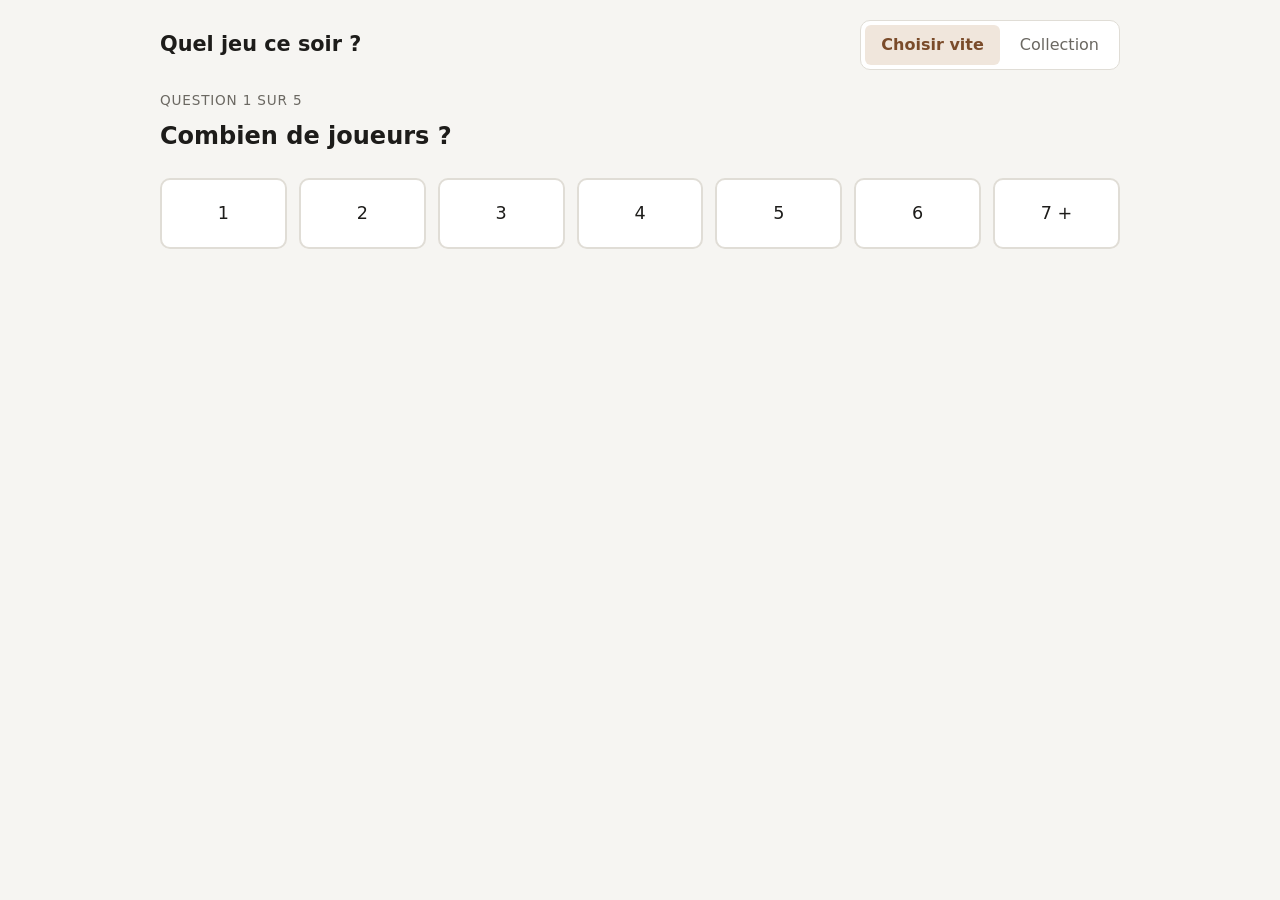
<file: index.html>
<!doctype html>
<html lang="fr">
  <head>
    <meta charset="utf-8" />
    <meta name="viewport" content="width=device-width, initial-scale=1" />
    <title>Quel jeu ce soir ?</title>
    <link rel="stylesheet" href="css/style.css" />
  </head>
  <body>
    <header class="entete">
      <h1>Quel jeu ce soir ?</h1>
      <nav class="onglets" role="tablist">
        <button type="button" role="tab" data-vue="assistant" aria-selected="true">Choisir vite</button>
        <button type="button" role="tab" data-vue="collection" aria-selected="false">Collection</button>
      </nav>
    </header>

    <main>
      <p class="erreur" data-erreur hidden></p>

      <section id="assistant" class="vue"></section>

      <section id="collection" class="vue" hidden>
        <form class="filtres" data-filtres>
          <label>
            Rechercher
            <input type="search" name="recherche" value="" placeholder="Nom du jeu" />
          </label>

          <label>
            Joueurs
            <select name="joueurs">
              <option value="">Tous</option>
              <option>1</option><option>2</option><option>3</option><option>4</option>
              <option>5</option><option>6</option><option>7</option><option>8</option>
            </select>
          </label>

          <label>
            Durée
            <select name="duree">
              <option value="">Toutes</option>
              <option value="30">30 min ou moins</option>
              <option value="60">1 h ou moins</option>
              <option value="90">1 h 30 ou moins</option>
              <option value="plus">Plus d’1 h 30</option>
            </select>
          </label>

          <label>
            Type
            <select name="type">
              <option value="">Tous</option>
              <option value="coop">Coopératif</option>
              <option value="competitif">Compétitif</option>
              <option value="semi-coop">Semi-coopératif</option>
              <option value="un-contre-tous">Un contre tous</option>
            </select>
          </label>

          <label>
            Complexité
            <select name="complexite">
              <option value="">Toutes</option>
              <option value="leger">Léger</option>
              <option value="moyen">Moyen</option>
              <option value="costaud">Costaud</option>
            </select>
          </label>

          <label>
            Tags
            <input
              type="text"
              name="tagSaisie"
              list="tags-collection"
              placeholder="Ajouter un tag"
              autocomplete="off"
            />
          </label>
          <datalist id="tags-collection" data-tags></datalist>

          <label>
            Trier par
            <select name="tri">
              <option value="nom">Nom</option>
              <option value="duree">Durée</option>
              <option value="complexite">Complexité</option>
              <option value="joueurs">Nombre de joueurs</option>
            </select>
          </label>

          <button type="reset" class="lien">Réinitialiser</button>
        </form>

        <div class="resultat-collection">
          <div class="filtres-actifs" data-actifs hidden></div>
          <p class="compteur" data-compteur></p>
          <div data-liste></div>
        </div>
      </section>
    </main>

    <script type="module">
      import { chargerJeux } from './js/data.js';
      import { initAssistant } from './js/assistant.js';
      import { initCollection } from './js/collection.js';

      // Les chemins d'image sont saisis à la main : une vignette cassée disparaît au lieu de s'afficher brisée.
      document.addEventListener(
        'error',
        (evenement) => {
          if (evenement.target.matches('img.vignette')) evenement.target.remove();
        },
        true,
      );

      const vues = document.querySelectorAll('.vue');
      const onglets = document.querySelectorAll('[data-vue]');
      onglets.forEach((onglet) => {
        onglet.addEventListener('click', () => {
          onglets.forEach((o) => o.setAttribute('aria-selected', String(o === onglet)));
          vues.forEach((vue) => {
            vue.hidden = vue.id !== onglet.dataset.vue;
          });
        });
      });

      try {
        const { jeux, invalides } = await chargerJeux();
        if (!jeux.length) throw new Error('la collection est vide');
        initAssistant(document.querySelector('#assistant'), jeux);
        initCollection(document.querySelector('#collection'), jeux);
        if (invalides.length) {
          const zone = document.querySelector('[data-erreur]');
          zone.textContent = `${invalides.length} fiche(s) mal renseignée(s) ont été ignorées (détail dans la console).`;
          zone.hidden = false;
        }
      } catch (erreur) {
        const zone = document.querySelector('[data-erreur]');
        zone.textContent = `Impossible de charger la collection : ${erreur.message}`;
        zone.hidden = false;
        document.querySelector('#assistant').hidden = true;
      }
    </script>
  </body>
</html>
</file>
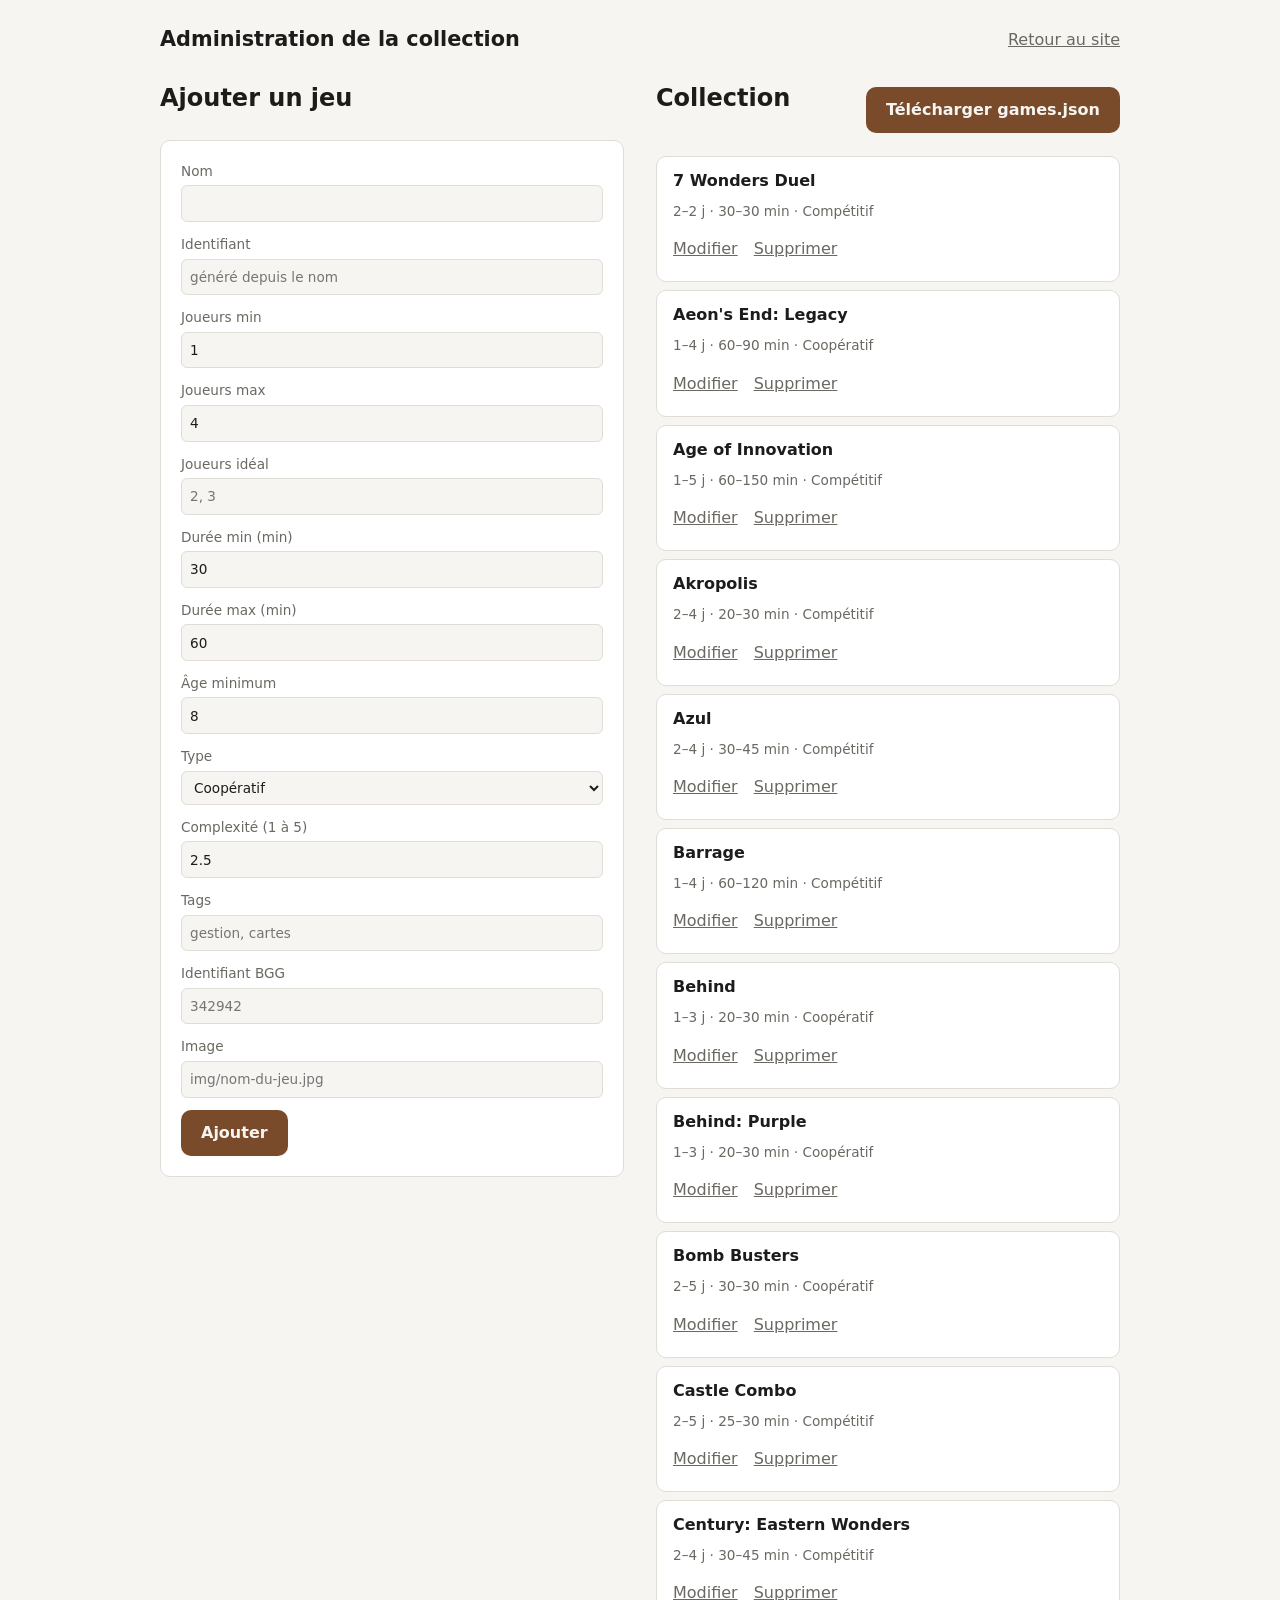
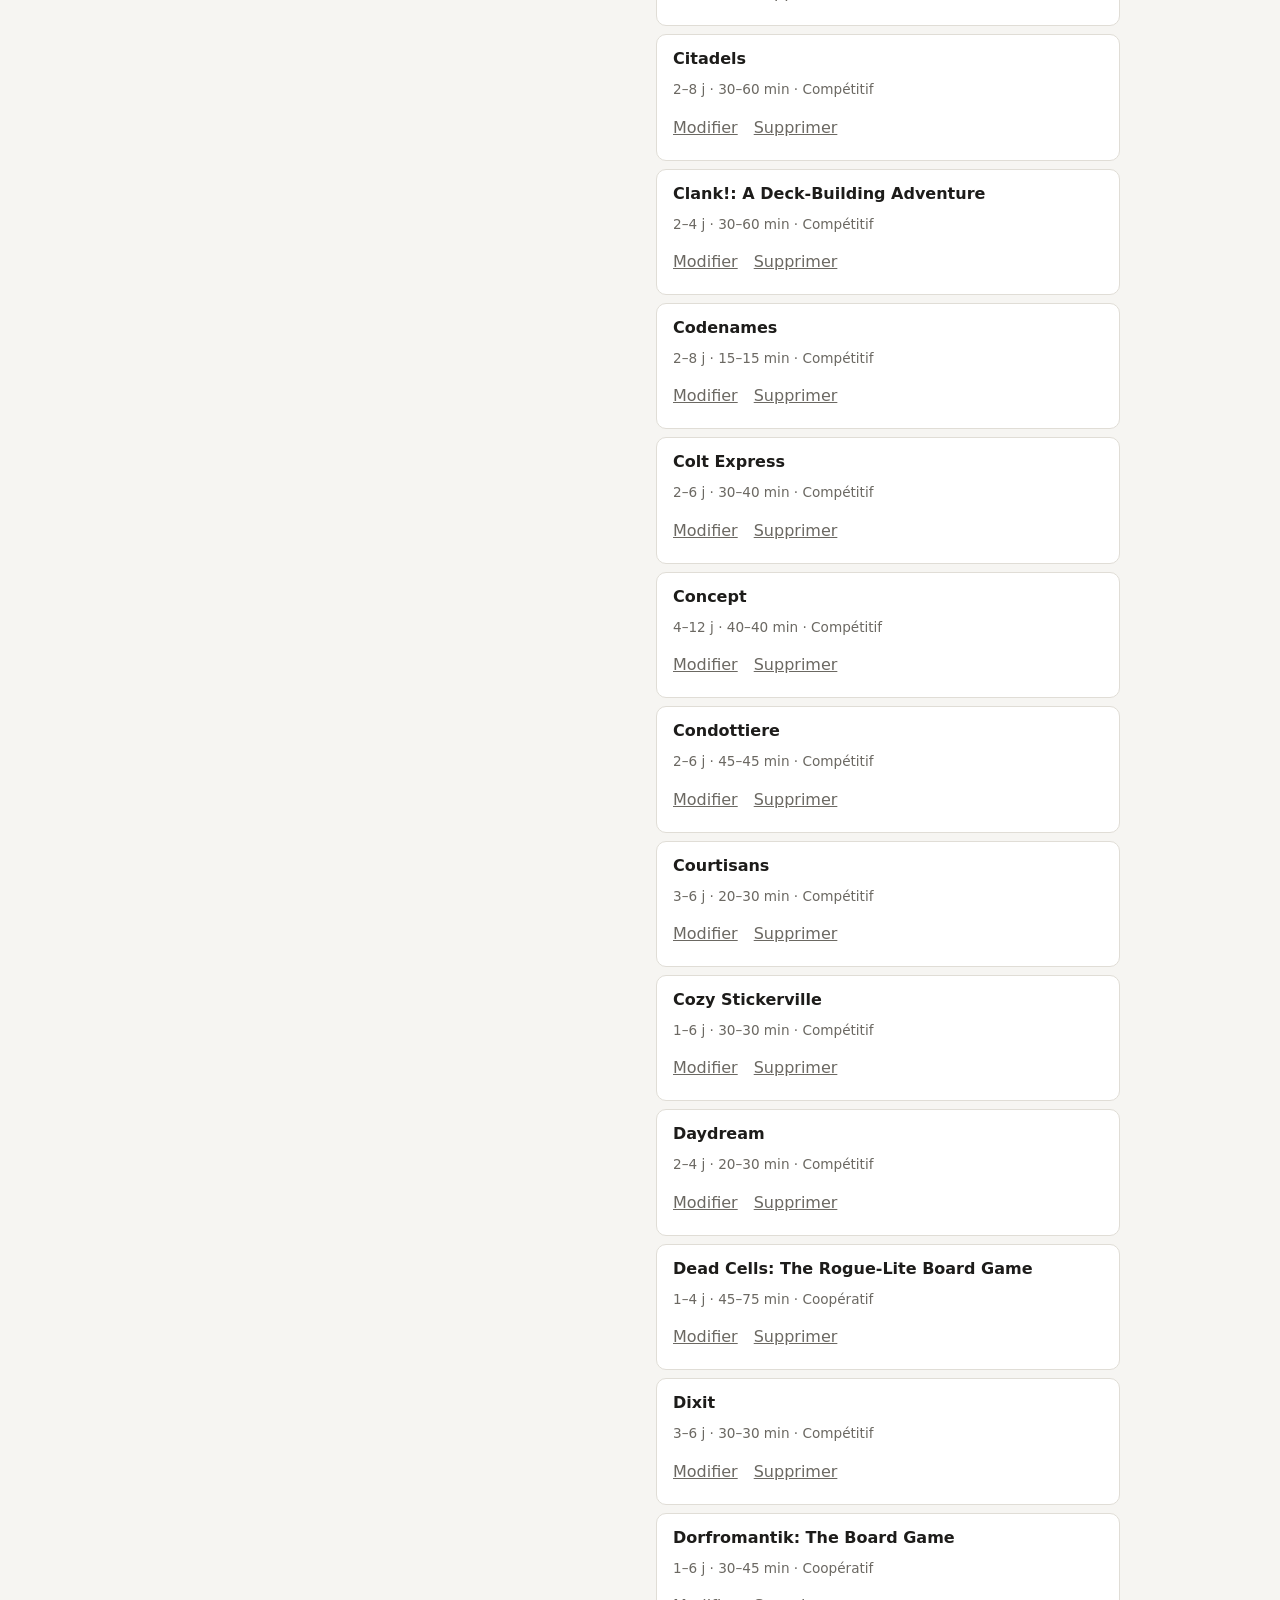
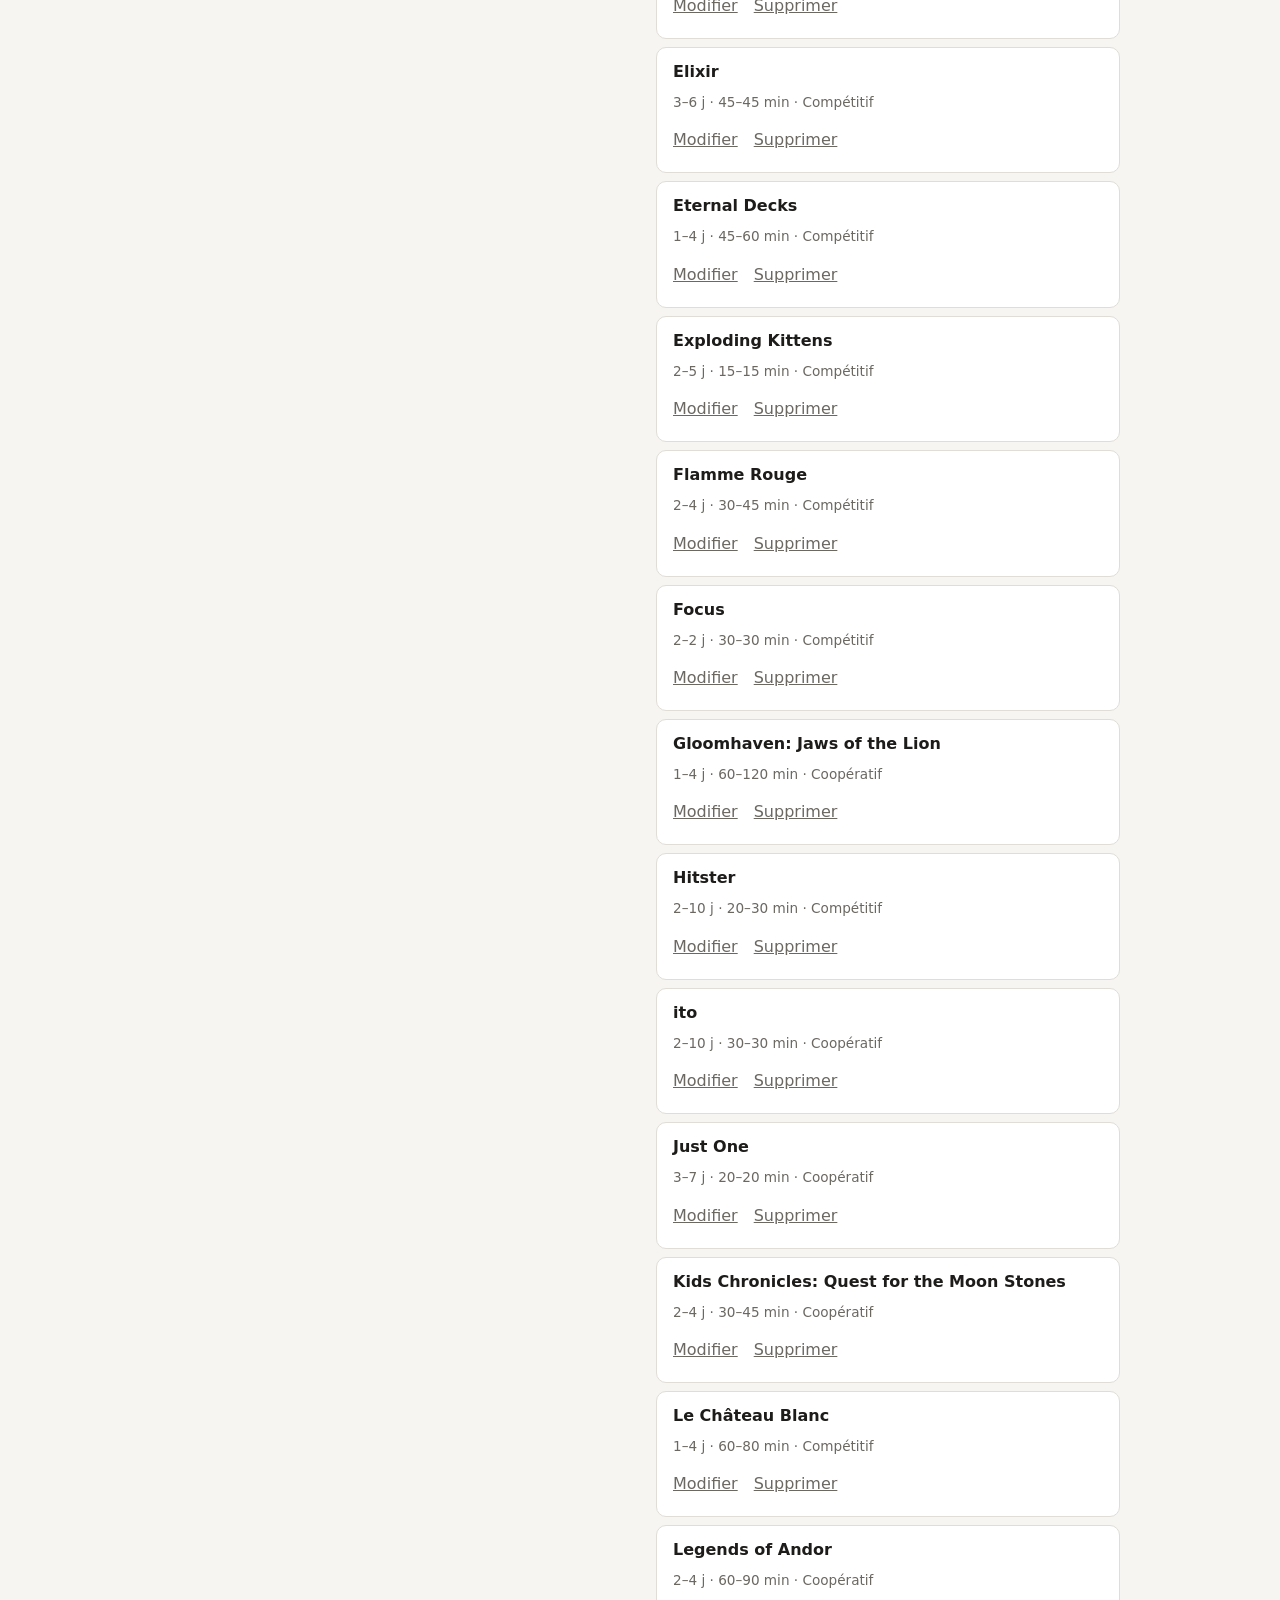
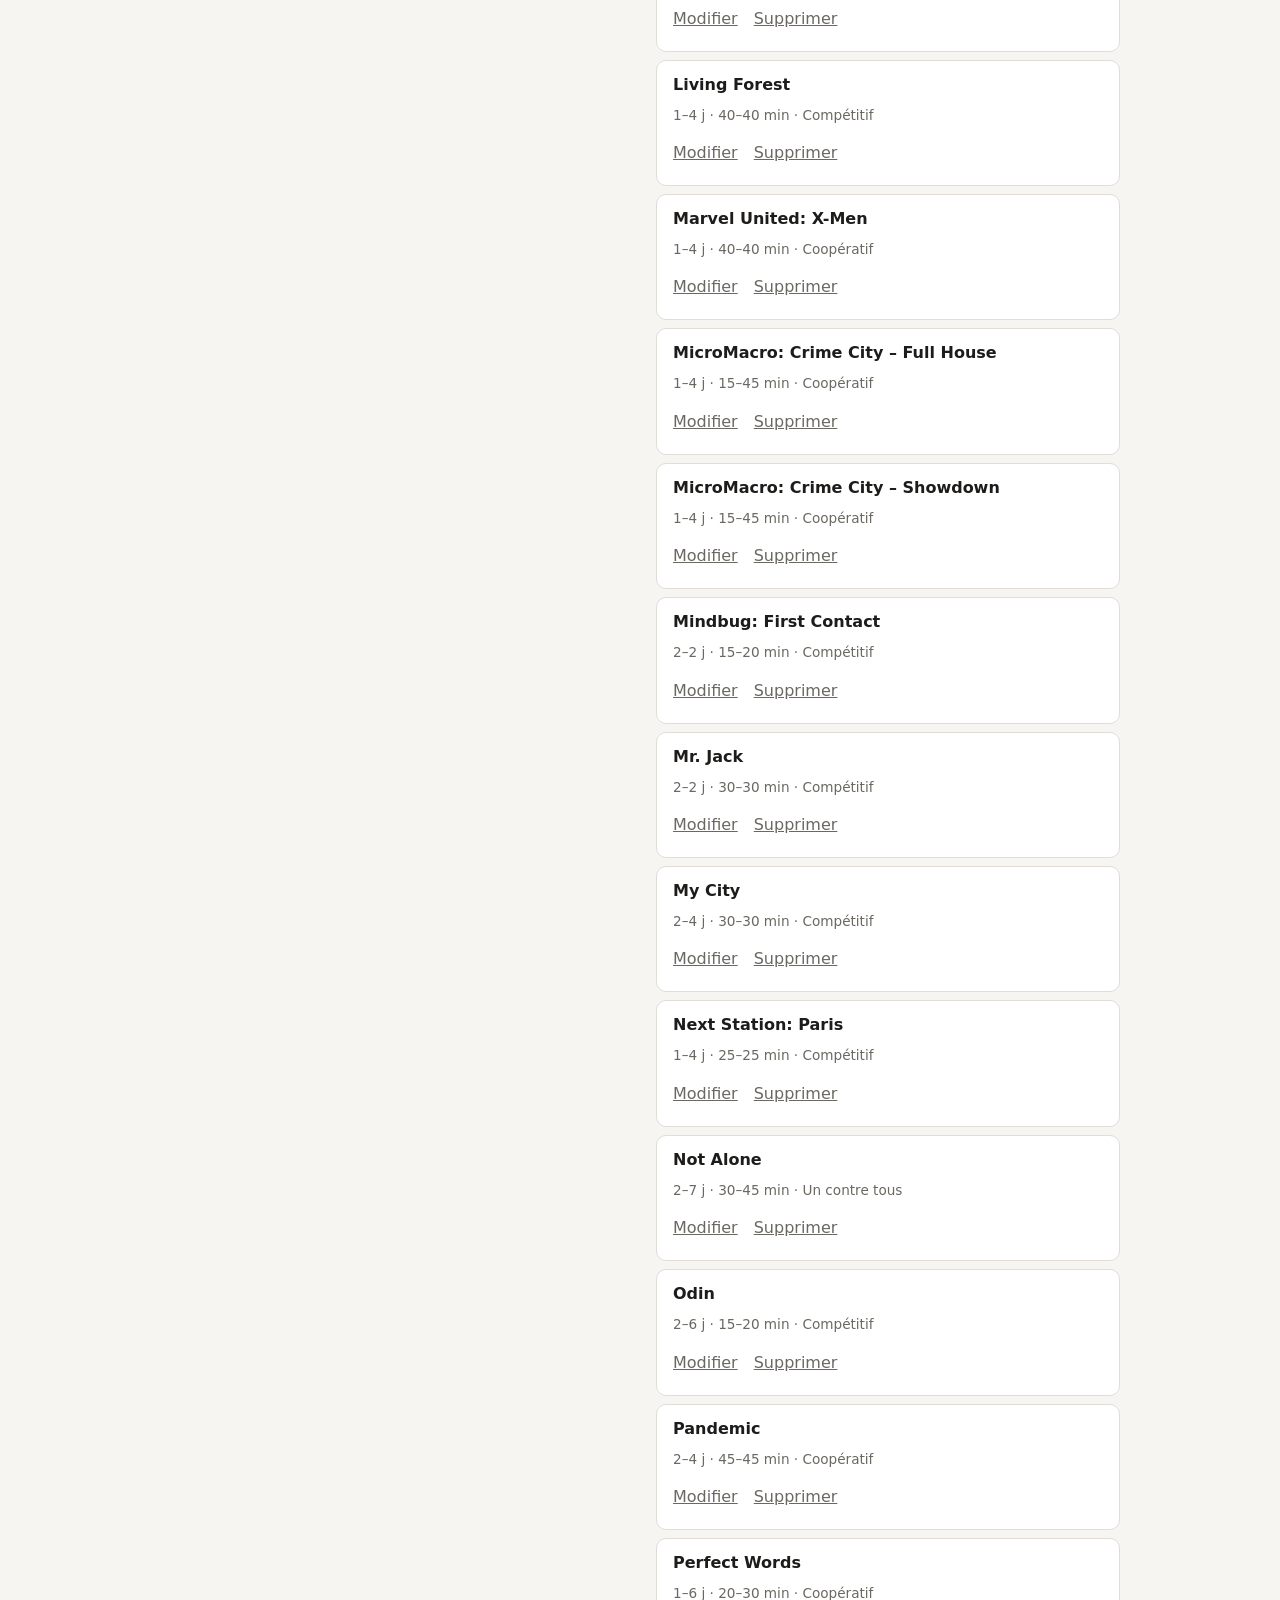
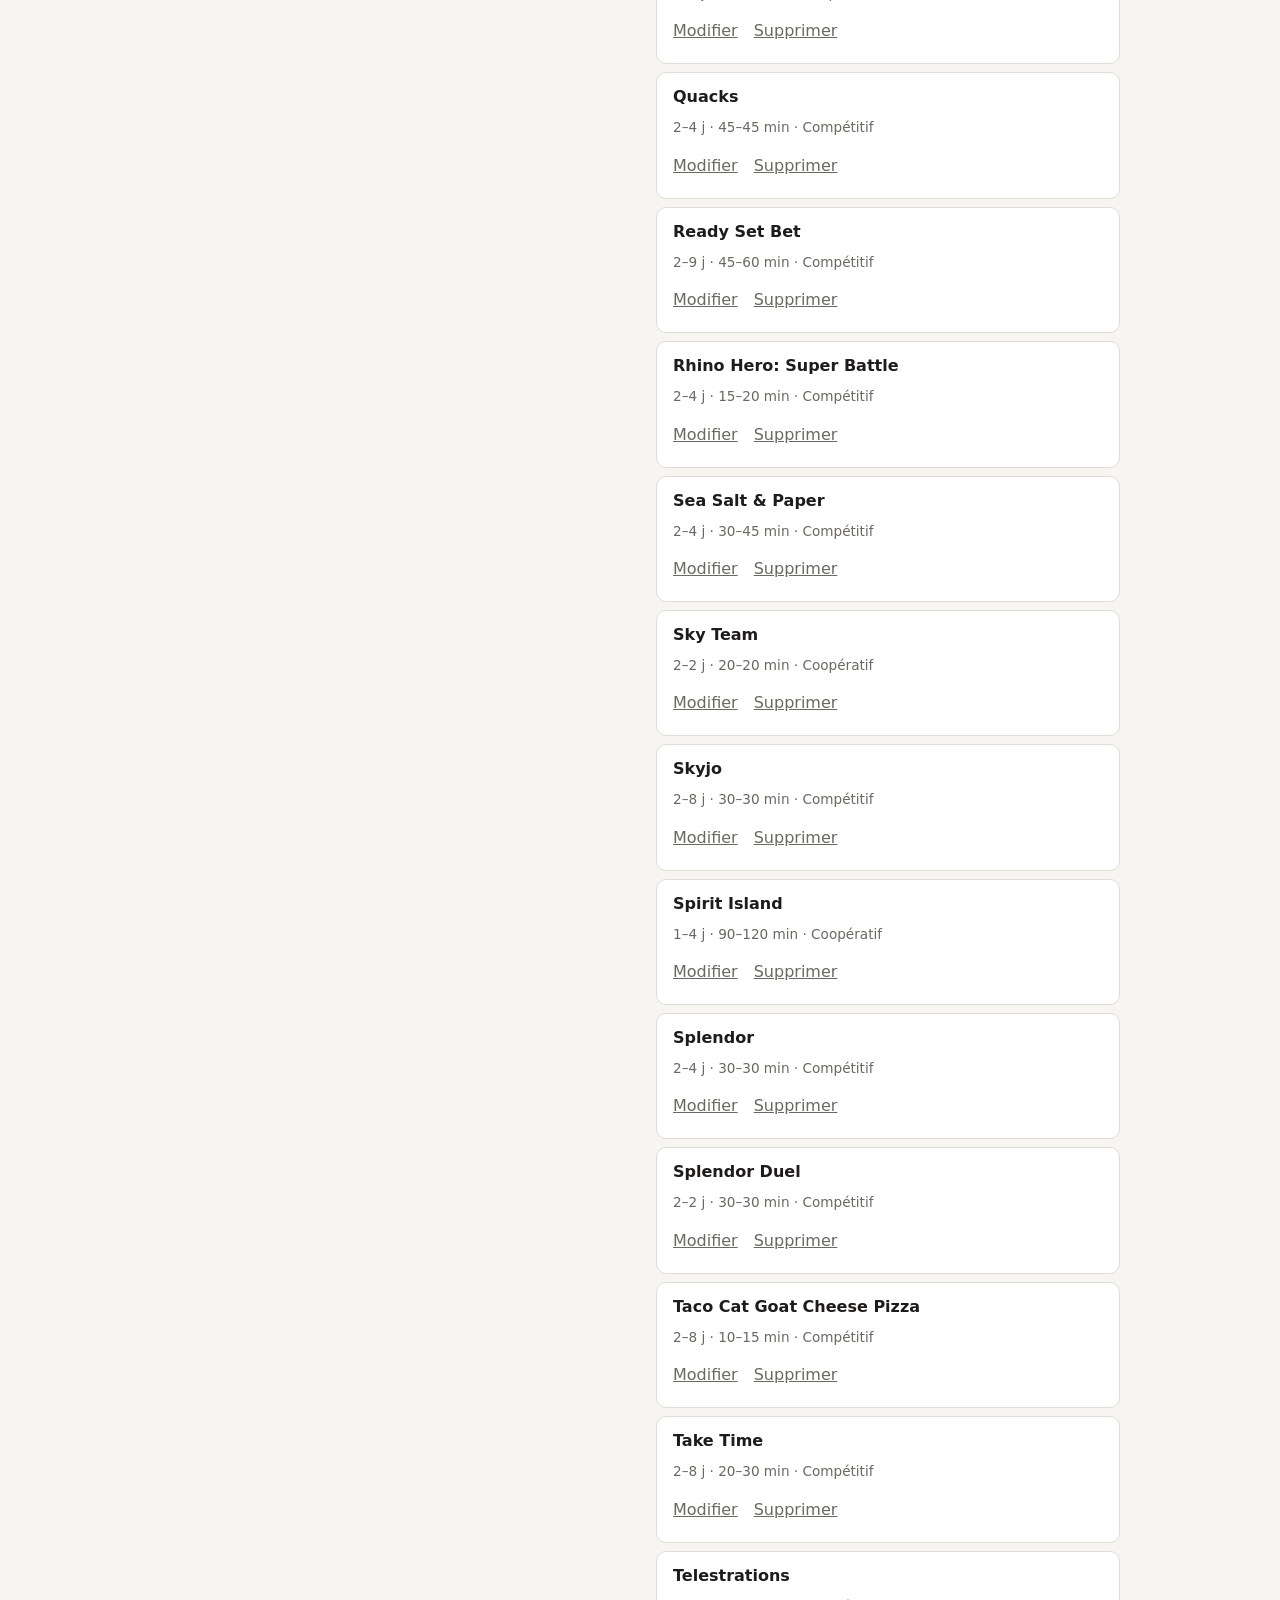
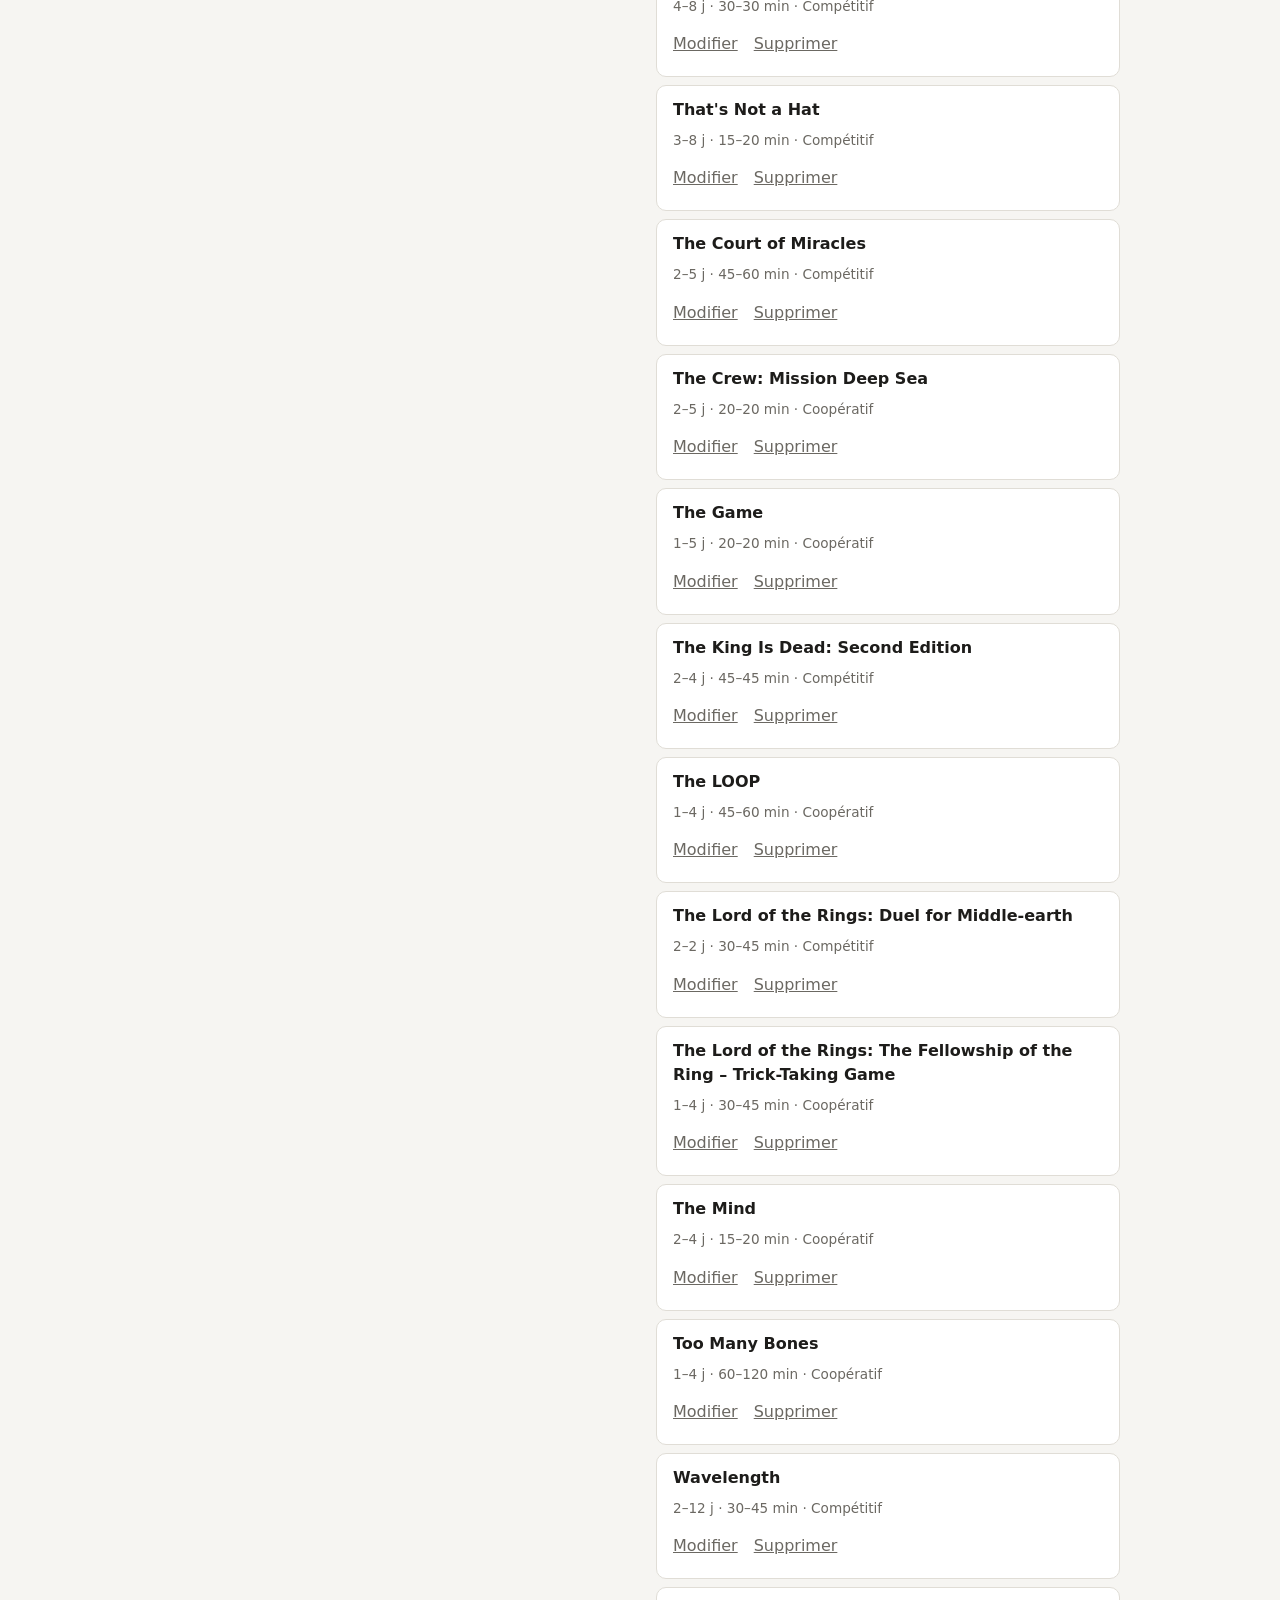
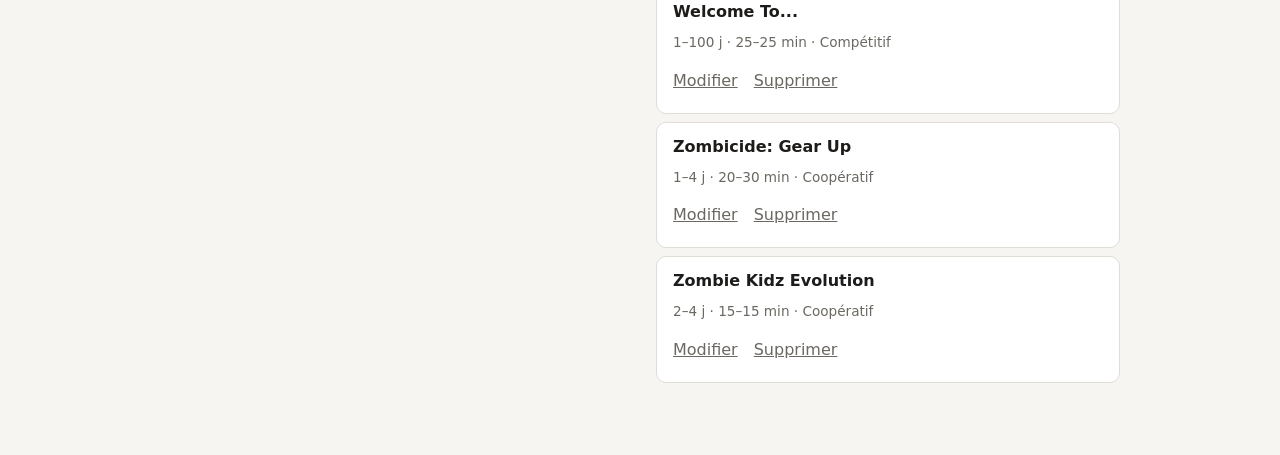
<file: admin.html>
<!doctype html>
<html lang="fr">
  <head>
    <meta charset="utf-8" />
    <meta name="viewport" content="width=device-width, initial-scale=1" />
    <meta name="robots" content="noindex" />
    <title>Administration de la collection</title>
    <link rel="stylesheet" href="css/style.css" />
  </head>
  <body class="admin">
    <header class="entete">
      <h1>Administration de la collection</h1>
      <a href="index.html" class="lien">Retour au site</a>
    </header>

    <main>
      <p class="erreur" data-erreur hidden></p>
      <div class="choix-brouillon" data-choix hidden></div>
      <p class="bandeau" data-bandeau hidden></p>

      <div class="colonnes">
        <section data-formulaire></section>

        <section>
          <div class="pilotage">
            <h2>Collection</h2>
            <button type="button" data-exporter class="primaire">Télécharger games.json</button>
          </div>
          <ul class="liste-admin" data-liste></ul>
        </section>
      </div>

      <ul class="erreur" data-erreurs hidden></ul>
    </main>

    <script type="module">
      import { initAdmin } from './js/admin.js';

      try {
        await initAdmin(document.querySelector('body'));
      } catch (erreur) {
        const zone = document.querySelector('[data-erreur]');
        zone.textContent = `Impossible de charger la collection : ${erreur.message}`;
        zone.hidden = false;
      }
    </script>
  </body>
</html>
</file>
<file: css/style.css>
:root {
  --fond: #f6f5f2;
  --carte: #ffffff;
  --texte: #1d1c1a;
  --discret: #6b6862;
  --bordure: #e0ddd6;
  --accent: #7a4b2a;
  --accent-clair: #f0e6dc;
  --alerte: #8a2f20;
  --rayon: 10px;
}

@media (prefers-color-scheme: dark) {
  :root {
    --fond: #171614;
    --carte: #232120;
    --texte: #efece7;
    --discret: #a49f97;
    --bordure: #3a3734;
    --accent: #d99a63;
    --accent-clair: #33291f;
    --alerte: #e8836f;
  }
}

* {
  box-sizing: border-box;
}

/* Sans ce !important, un display: grid/flex plus loin réafficherait un élément masqué. */
[hidden] {
  display: none !important;
}

body {
  margin: 0;
  padding: 0 1rem 4rem;
  background: var(--fond);
  color: var(--texte);
  font: 16px/1.5 system-ui, -apple-system, "Segoe UI", Roboto, sans-serif;
}

main {
  max-width: 60rem;
  margin: 0 auto;
}

h1 {
  font-size: 1.3rem;
  margin: 0;
}

h2 {
  font-size: 1.5rem;
  margin: 0 0 1.5rem;
}

h3 {
  margin: 0;
  font-size: 1.15rem;
}

/* Entête et onglets */

.entete {
  max-width: 60rem;
  margin: 0 auto;
  padding: 1.25rem 0;
  display: flex;
  flex-wrap: wrap;
  gap: 1rem;
  align-items: center;
  justify-content: space-between;
}

.onglets {
  display: flex;
  gap: 0.25rem;
  background: var(--carte);
  border: 1px solid var(--bordure);
  border-radius: var(--rayon);
  padding: 0.25rem;
}

.onglets button {
  border: 0;
  background: none;
  color: var(--discret);
  padding: 0.5rem 1rem;
  border-radius: calc(var(--rayon) - 4px);
  font: inherit;
  cursor: pointer;
}

.onglets button[aria-selected='true'] {
  background: var(--accent-clair);
  color: var(--accent);
  font-weight: 600;
}

/* Boutons */

button {
  font: inherit;
  cursor: pointer;
}

.primaire {
  background: var(--accent);
  color: var(--fond);
  border: 0;
  border-radius: var(--rayon);
  padding: 0.7rem 1.25rem;
  font-weight: 600;
}

.lien {
  background: none;
  border: 0;
  color: var(--discret);
  text-decoration: underline;
  padding: 0.5rem 0;
}

.pilotage {
  display: flex;
  flex-wrap: wrap;
  gap: 1rem;
  align-items: center;
  justify-content: space-between;
  margin-top: 2rem;
}

/* Assistant */

.progression {
  color: var(--discret);
  font-size: 0.85rem;
  margin: 0 0 0.5rem;
  text-transform: uppercase;
  letter-spacing: 0.06em;
}

.choix {
  display: grid;
  grid-template-columns: repeat(auto-fit, minmax(7rem, 1fr));
  gap: 0.75rem;
}

.choix button {
  background: var(--carte);
  border: 2px solid var(--bordure);
  border-radius: var(--rayon);
  padding: 1.25rem 0.75rem;
  font-size: 1.1rem;
  color: inherit;
}

.choix button:hover {
  border-color: var(--accent);
}

.choix button.actif {
  border-color: var(--accent);
  background: var(--accent-clair);
  color: var(--accent);
  font-weight: 600;
}

.rappel {
  display: flex;
  flex-wrap: wrap;
  gap: 0.5rem;
  align-items: center;
  margin-bottom: 1.5rem;
}

.rappel button:not(.lien) {
  background: var(--accent-clair);
  color: var(--accent);
  border: 1px solid transparent;
  border-radius: 999px;
  padding: 0.3rem 0.85rem;
  font-size: 0.9rem;
}

.rappel button:not(.lien):hover {
  border-color: var(--accent);
}

/* Résultats */

.tete-classement {
  margin: 0 0 0.75rem;
  color: var(--discret);
  font-size: 0.9rem;
}

.resultats {
  display: grid;
  gap: 1rem;
}

.resultat {
  background: var(--carte);
  border: 1px solid var(--bordure);
  border-radius: var(--rayon);
  padding: 1.25rem;
  display: flex;
  gap: 1.25rem;
}

.corps {
  flex: 1;
  min-width: 0;
}

.vignette {
  flex: none;
  width: 6rem;
  height: 6rem;
  object-fit: cover;
  border-radius: var(--rayon);
  background: var(--accent-clair);
}

.resultat.compacte .vignette,
.ligne .vignette {
  width: 3rem;
  height: 3rem;
}

.resultat header {
  display: flex;
  gap: 1rem;
  align-items: baseline;
  justify-content: space-between;
}

.score {
  margin: 0;
  font-size: 1.8rem;
  font-weight: 700;
  color: var(--accent);
  line-height: 1;
}

.score span {
  font-size: 0.9rem;
  font-weight: 500;
}

.resultat.compacte {
  padding: 0.85rem 1.25rem;
}

.resultat.compacte .score {
  font-size: 1.2rem;
}

.meta,
.tags,
.penalites {
  list-style: none;
  display: flex;
  flex-wrap: wrap;
  gap: 0.4rem 0.85rem;
  padding: 0;
  margin: 0.75rem 0 0;
  font-size: 0.9rem;
  color: var(--discret);
}

.penalites {
  flex-direction: column;
  gap: 0.25rem;
  color: var(--alerte);
}

.penalites li::before {
  content: '– ';
}

.tag {
  display: inline-block;
  background: var(--accent-clair);
  color: var(--accent);
  border: 1px solid transparent;
  border-radius: 999px;
  padding: 0.15rem 0.65rem;
  font: inherit;
  font-size: 0.8rem;
}

button.tag:hover {
  border-color: var(--accent);
}

button.tag.actif {
  background: var(--accent);
  color: var(--fond);
}

.pied {
  display: flex;
  flex-wrap: wrap;
  gap: 0.5rem 1rem;
  align-items: center;
  justify-content: space-between;
}

.lien-bgg {
  color: var(--accent);
  font-size: 0.85rem;
  white-space: nowrap;
}

.lien-bgg::after {
  content: ' ↗';
}

.sans-reserve {
  margin: 0.75rem 0 0;
  font-size: 0.9rem;
  color: var(--discret);
}

.vide {
  background: var(--carte);
  border: 1px dashed var(--bordure);
  border-radius: var(--rayon);
  padding: 2rem;
  text-align: center;
  color: var(--discret);
}

/* Collection */

#collection {
  display: grid;
  gap: 2rem;
  align-items: start;
}

@media (min-width: 48rem) {
  #collection {
    grid-template-columns: 16rem 1fr;
  }
}

.filtres {
  display: grid;
  gap: 0.85rem;
  background: var(--carte);
  border: 1px solid var(--bordure);
  border-radius: var(--rayon);
  padding: 1.25rem;
}

.filtres label {
  display: grid;
  gap: 0.25rem;
  font-size: 0.85rem;
  color: var(--discret);
}

.filtres input,
.filtres select {
  font: inherit;
  color: var(--texte);
  background: var(--fond);
  border: 1px solid var(--bordure);
  border-radius: 6px;
  padding: 0.45rem 0.5rem;
}

.filtres-actifs {
  display: flex;
  flex-wrap: wrap;
  gap: 0.5rem;
  align-items: center;
  margin-bottom: 1rem;
}

.puce {
  display: inline-flex;
  align-items: center;
  gap: 0.4rem;
  background: var(--accent);
  color: var(--fond);
  border: 0;
  border-radius: 999px;
  padding: 0.25rem 0.75rem;
  font: inherit;
  font-size: 0.85rem;
}

.puce span[aria-hidden] {
  font-size: 1.1em;
  line-height: 1;
  opacity: 0.7;
}

.puce:hover span[aria-hidden] {
  opacity: 1;
}

.hors-ecran {
  position: absolute;
  width: 1px;
  height: 1px;
  overflow: hidden;
  clip-path: inset(50%);
  white-space: nowrap;
}

.compteur {
  margin: 0 0 1rem;
  color: var(--discret);
  font-size: 0.9rem;
}

.ligne {
  background: var(--carte);
  border: 1px solid var(--bordure);
  border-radius: var(--rayon);
  padding: 0.85rem 1.25rem;
  margin-bottom: 0.6rem;
}

.ligne summary {
  cursor: pointer;
  display: flex;
  gap: 0.85rem;
  align-items: center;
}

.ligne summary .corps {
  display: grid;
  gap: 0.25rem;
}

.ligne summary .meta {
  margin-top: 0;
}

.nom {
  font-weight: 600;
  font-size: 1.05rem;
}

/* Messages */

.erreur,
.bandeau {
  border-radius: var(--rayon);
  padding: 0.85rem 1.25rem;
  margin: 0 0 1.5rem;
}

.erreur {
  background: var(--accent-clair);
  color: var(--alerte);
  border: 1px solid var(--alerte);
}

.bandeau {
  background: var(--accent-clair);
  color: var(--accent);
  border: 1px solid var(--accent);
  font-weight: 600;
}

ul.erreur {
  list-style: disc inside;
}

/* Administration */

.choix-brouillon {
  background: var(--carte);
  border: 2px solid var(--accent);
  border-radius: var(--rayon);
  padding: 1.25rem;
  margin-bottom: 1.5rem;
  display: flex;
  flex-wrap: wrap;
  gap: 1rem;
  align-items: center;
}

.choix-brouillon p {
  margin: 0;
  flex: 1 1 20rem;
}

.colonnes {
  display: grid;
  gap: 2rem;
  align-items: start;
}

@media (min-width: 52rem) {
  .colonnes {
    grid-template-columns: 1fr 1fr;
  }
}

.admin form {
  display: grid;
  gap: 0.75rem;
  background: var(--carte);
  border: 1px solid var(--bordure);
  border-radius: var(--rayon);
  padding: 1.25rem;
}

.admin form label {
  display: grid;
  gap: 0.25rem;
  font-size: 0.85rem;
  color: var(--discret);
}

.admin form input,
.admin form select {
  font: inherit;
  color: var(--texte);
  background: var(--fond);
  border: 1px solid var(--bordure);
  border-radius: 6px;
  padding: 0.45rem 0.5rem;
}

.admin .pilotage {
  margin-top: 0;
}

.liste-admin {
  list-style: none;
  padding: 0;
  margin: 1rem 0 0;
}

.liste-admin li {
  display: flex;
  flex-wrap: wrap;
  gap: 0.5rem 1rem;
  align-items: baseline;
  background: var(--carte);
  border: 1px solid var(--bordure);
  border-radius: var(--rayon);
  padding: 0.75rem 1rem;
  margin-bottom: 0.5rem;
}

.liste-admin li span:first-child {
  font-weight: 600;
  flex: 1 1 8rem;
}

.detail {
  color: var(--discret);
  font-size: 0.85rem;
  flex: 1 1 100%;
}
</file>
